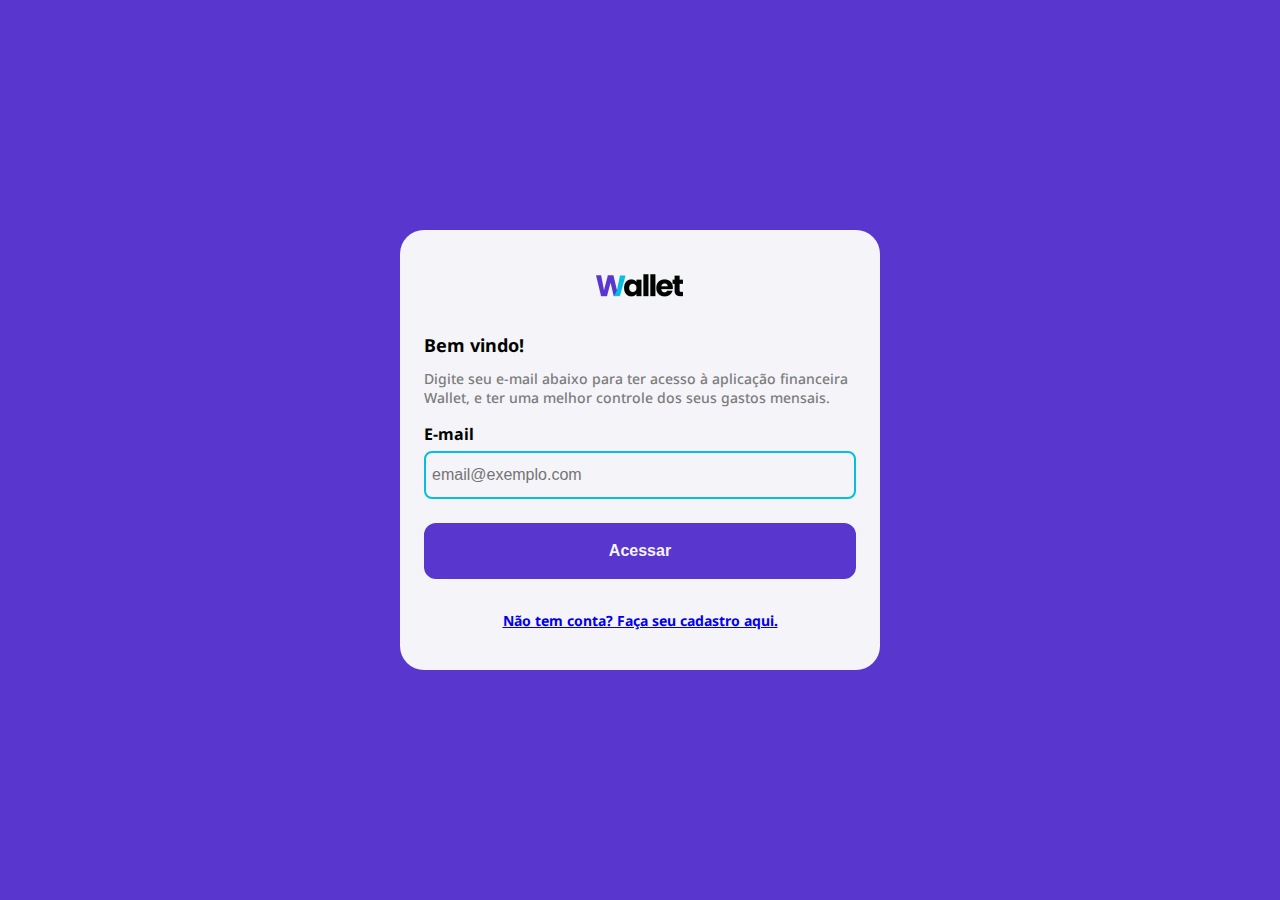
<file: index.html>
<!DOCTYPE html>
<html>
  <head>
    <title>Wallet App - Login</title>
    <link rel="stylesheet" href="style.css" />
    <link rel="stylesheet" href="mobile.css" />
    <script src="index.js"></script>
  </head>
  <body>
    <div class="auth-container">
      <div class="auth-content">
        <div class="auth-content-container">
          <img class="logo" src="src/img/logo.png" />
          <h3 class="full-width text-left mt-larger">Bem vindo!</h3>
          <p class="mt-small">
            Digite seu e-mail abaixo para ter acesso à aplicação financeira
            Wallet, e ter uma melhor controle dos seus gastos mensais.
          </p>
          <label class="mt" for="input-email">E-mail</label>
          <input
            class="mt-smaller"
            id="input-email"
            name="input-email"
            placeholder="email@exemplo.com"
            type="email"
          />
          <button onclick="onClickLogin()" class="full-width mt-large">
            Acessar
          </button>
          <a href="src/pages/registrer/index.html" class="mt-larger"
            >Não tem conta? Faça seu cadastro aqui.</a
          >
        </div>
      </div>
    </div>
  </body>
</html>
</file>
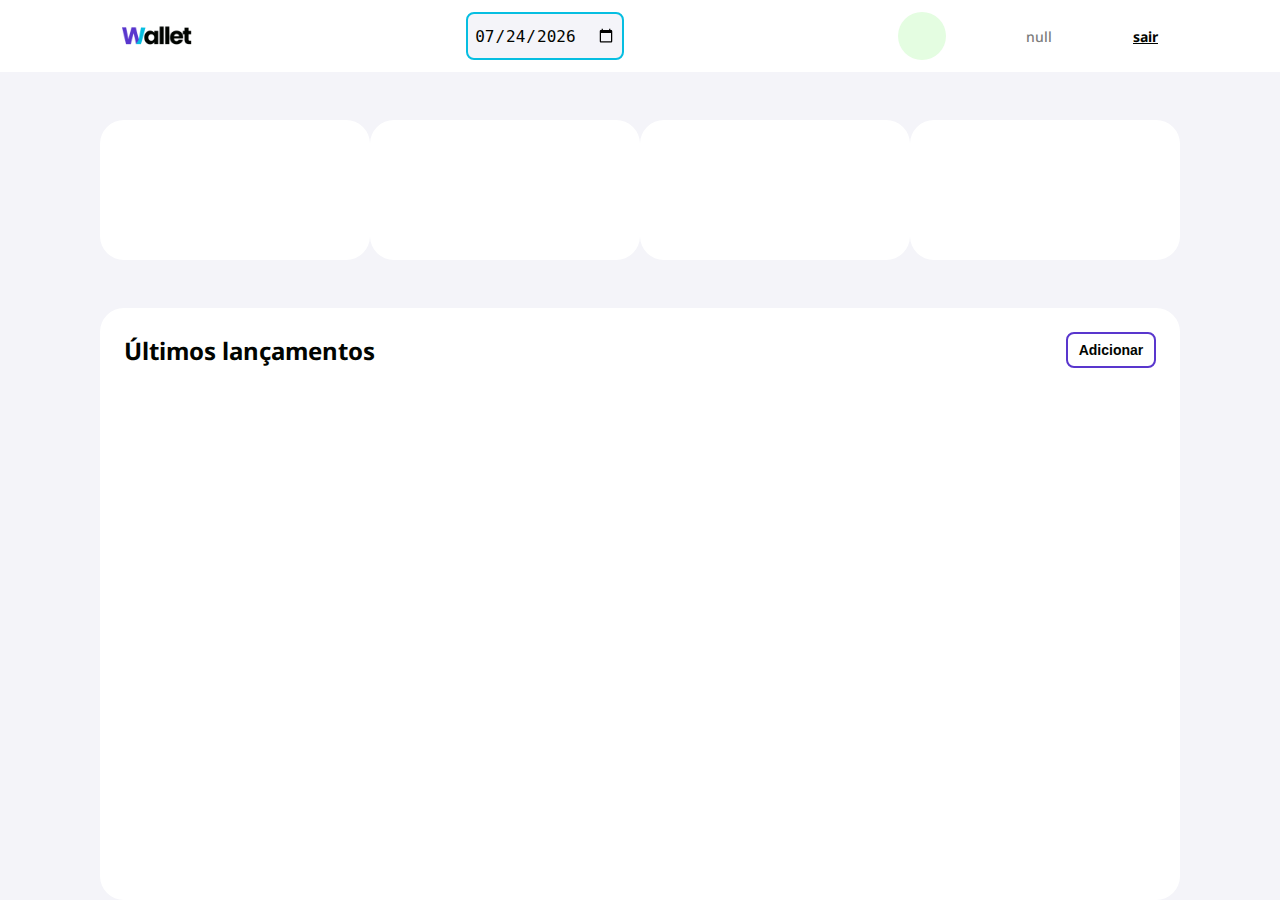
<file: src/pages/home/index.html>
<!DOCTYPE html>
<html>
  <head>
    <link rel="stylesheet" href="../../../style.css" />
    <link rel="stylesheet" href="style.css" />
    <link rel="stylesheet" href="mobile.css" />
    <script src="index.js"></script>
  </head>
  <body>
    <div class="home-content-container">
      <div class="navbar">
        <img
          class="logo-navbar"
          src="../../img/logo.png"
          alt="Logo Wallet App"
        />
        <div class="navbar-calendar-container">
          <input class="input-calendar" id="selected-date" type="date" />
        </div>
        <div id="navbar-user-container" class="navbar-user-container">
          <div id="navbar-user-avatar" class="navbar-user-avatar"></div>
        </div>
      </div>
      <div class="finance-card-container">
        <div id="finance-card-1" class="finance-card"></div>
        <div id="finance-card-2" class="finance-card"></div>
        <div id="finance-card-3" class="finance-card"></div>
        <div id="finance-card-4" class="finance-card"></div>
      </div>
      <div class="table-container">
        <div class="table-content-container">
          <div class="table-content-header">
            <h2>Últimos lançamentos</h2>
            <button onclick="onOpenModal()" class="small">Adicionar</button>
          </div>
          <table id="finances-table"></table>
        </div>
      </div>
      <div id="modal" class="modal-background">
        <div class="modal-content">
          <div class="modal-content-header">
            <h3>Adicionar lançamentos</h3>
            <button onclick="onCloseModal()" class="small">Fechar</button>
          </div>
          <form id="form-finance-release" class="mt">
            <label class="mt" for="input-titulo">Título</label>
            <input
              class="mt-smaller"
              id="input-titulo"
              name="input-titulo"
              placeholder="Ex: Conta de energia"
              type="text"
              required
            />
            <label class="mt" for="input-value">valor</label>
            <input
              class="mt-smaller"
              id="input-value"
              name="input-value"
              placeholder="R$ 0,00 (Use valores negativos para despesas)"
              type="number"
              step="any"
              required
            />
            <label class="mt" for="input-date">Data</label>
            <input
              class="mt-smaller"
              id="input-date"
              name="input-date"
              placeholder="00/00/0000"
              type="date"
              required
            />
            <label class="mt" for="input-category">Categoria</label>
            <select
              class="mt-smaller"
              id="input-category"
              name="input-category"
              required
            ></select>
            <button class="full-width mt-large">Adicionar</button>
          </form>
        </div>
      </div>
    </div>
  </body>
</html>
</file>
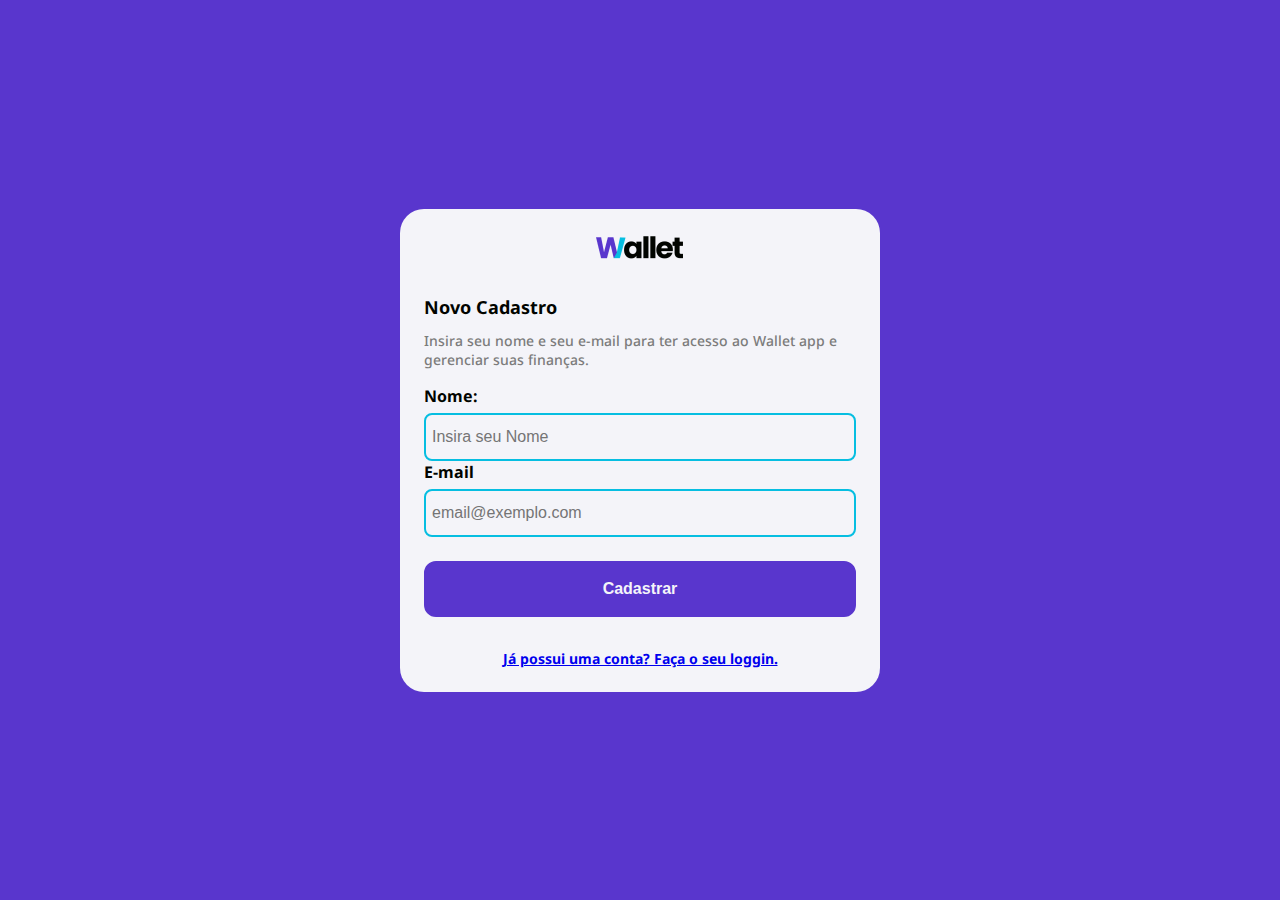
<file: src/pages/registrer/index.html>
<!DOCTYPE html>
<html>
  <head>
    <title>Wallet App - Cadastrar</title>
    <link rel="stylesheet" href="../../../style.css" />
    <script src="index.js"></script>
  </head>
  <body>
    <div class="auth-container">
      <div class="auth-content">
        <div class="auth-content-container">
          <img class="logo" src="../../img/logo.png" />
          <h3 class="full-width text-left mt-larger">Novo Cadastro</h3>
          <p class="mt-small">
            Insira seu nome e seu e-mail para ter acesso ao Wallet app e
            gerenciar suas finanças.
          </p>
          <form id="form-register" class="mt">
            <label class="mt" for="input-name">Nome:</label>
            <input
              class="mt-smaller"
              id="input-name"
              name="input-name"
              placeholder="Insira seu Nome"
              type="text"
              required
            />
            <label class="mt" for="input-email">E-mail</label>
            <input
              class="mt-smaller"
              id="input-email"
              name="input-email"
              placeholder="email@exemplo.com"
              type="text"
              required
            />
            <button class="full-width mt-large">Cadastrar</button>
          </form>
          <a href="../../../index.html" class="mt-larger"
            >Já possui uma conta? Faça o seu loggin.</a
          >
        </div>
      </div>
    </div>
  </body>
</html>
</file>
<file: style.css>
@import url("https://fonts.googleapis.com/css2?family=Montserrat:ital,wght@0,100..900;1,100..900&family=Noto+Sans:ital,wght@0,100..900;1,100..900&display=swap");

body {
  margin: 0px;
  padding: 0px;
  font-family: "Noto Sans", sans-serif;
  color: #010400;
}

h1 {
  font-size: 40px;
  font-weight: bolder;
  margin: 0px;
  padding: 0px;
}

h2 {
  font-size: 24px;
  font-weight: bold;
  margin: 0px;
  padding: 0px;
}

h3 {
  font-size: 18px;
  font-weight: bold;
  margin: 0px;
  padding: 0px;
}

h4 {
  font-size: 16px;
  color: #7c7c7c;
  font-weight: 700;
  margin: 0px;
  padding: 0px;
}

p {
  font-size: 14px;
  color: #7c7c7c;
  font-weight: 500;
  margin: 0px;
  padding: 0px;
}

label {
  width: 100%;
  font-weight: 700;
}

a {
  font-size: 14px;
  font-weight: 700;
  text-decoration: underline;
}

button {
  background-color: #5936cd;
  height: 56px;
  width: 432px;
  border-radius: 12px;
  color: #f4f4f9;
  font-weight: bold;
  font-size: 16px;
  border-color: #5936cd;
  border-width: 2px;
  border-style: solid;
  cursor: pointer;
}

button.small {
  background-color: #ffffff;
  color: #010400;
  font-size: 14px;
  border-radius: 8px;
  width: 90px;
  height: 36px;
}

input {
  background-color: #f4f4f9;
  width: 100%;
  height: 48px;
  border-color: #06bee1;
  border-width: 2px;
  border-style: solid;
  border-radius: 8px;
  color: #010400;
  font-size: 16px;
  padding: 6px;
  box-sizing: border-box;
}

select {
  background-color: #f4f4f9;
  width: 100%;
  height: 48px;
  border-color: #06bee1;
  border-width: 2px;
  border-style: solid;
  border-radius: 8px;
  color: #010400;
  font-size: 16px;
  padding: 6px;
  box-sizing: border-box;
}
.full-width {
  width: 100%;
}

.text-center {
  text-align: center;
}

.text-left {
  text-align: left;
}

.mt {
  margin-top: 16px;
}

.mt-larger {
  margin-top: 32px;
}

.mt-large {
  margin-top: 24px;
}

.mt-small {
  margin-top: 12px;
}

.mt-smaller {
  margin-top: 6px;
}

.logo {
  width: 88px;
  height: auto;
}

.auth-container {
  width: 100vw;
  height: 100vh;
  display: flex;
  align-items: center;
  justify-content: center;
  background-color: #5936cd;
}

.auth-content {
  display: flex;
  align-items: center;
  justify-content: center;
  width: 480px;
  height: auto;
  min-height: 440px;
  border-radius: 24px;
  background-color: #f4f4f9;
}

.auth-content-container {
  display: flex;
  flex-direction: column;
  align-items: center;
  justify-content: center;
  width: 100%;
  height: 100%;
  padding: 24px;
}
</file>
<file: mobile.css>
@media only screen and (max-device-width: 450px) {
  body {
    margin: 0px;
    padding: 0px;
    font-family: "Noto Sans", sans-serif;
    color: #010400;
  }

  h1 {
    font-size: 40px;
    font-weight: bolder;
    margin: 0px;
    padding: 0px;
  }

  h2 {
    font-size: 24px;
    font-weight: bold;
    margin: 0px;
    padding: 0px;
  }

  h3 {
    font-size: 40px;
    font-weight: bold;
    margin: 0px;
    padding: 0px;
  }

  h4 {
    font-size: 16px;
    color: #7c7c7c;
    font-weight: 700;
    margin: 0px;
    padding: 0px;
  }

  p {
    font-size: 26px;
    color: #7c7c7c;
    font-weight: 500;
    margin-bottom: 12px;
    padding: 0px;
  }

  label {
    width: 100%;
    font-weight: 700;
    font-size: 40px;
    margin-bottom: 12px;
  }

  a {
    font-size: 26px;
    font-weight: 700;
    text-decoration: underline;
  }

  button {
    background-color: #5936cd;
    height: 84px;
    width: 432px;
    border-radius: 12px;
    color: #f4f4f9;
    font-weight: bold;
    font-size: 28px;
    border-color: #5936cd;
    border-width: 2px;
    border-style: solid;
    cursor: pointer;
    margin-bottom: 12px;
  }

  button.small {
    background-color: #ffffff;
    color: #010400;
    font-size: 14px;
    border-radius: 8px;
    width: 90px;
    height: 36px;
  }

  input {
    background-color: #f4f4f9;
    width: 100%;
    height: 84px;
    border-color: #06bee1;
    border-width: 2px;
    border-style: solid;
    border-radius: 8px;
    color: #010400;
    font-size: 16px;
    padding: 6px;
    box-sizing: border-box;
    margin-bottom: 12px;
  }

  input::placeholder {
    font-size: 28px;
  }

  select {
    background-color: #f4f4f9;
    width: 100%;
    height: 48px;
    border-color: #06bee1;
    border-width: 2px;
    border-style: solid;
    border-radius: 8px;
    color: #010400;
    font-size: 16px;
    padding: 6px;
    box-sizing: border-box;
  }

  .logo {
    width: 250px;
    height: auto;
    margin-bottom: 32px;
  }

  .auth-content {
    display: flex;
    align-items: center;
    justify-content: center;
    width: 80%;
    height: auto;
    min-height: 900px;
    border-radius: 32px;
    background-color: #f4f4f9;
  }
}
</file>
<file: src/pages/home/style.css>
.home-content-container {
  display: flex;
  flex-direction: column;
  align-items: flex-start;
  justify-content: flex-start;
  width: 100vw;
  height: auto;
  min-height: 100vh;
  background-color: #f4f4f9;
}

.navbar {
  display: flex;
  flex-direction: row;
  align-items: center;
  justify-content: space-between;
  height: 72px;
  width: 100vw;
  background-color: #ffffff;
  padding: 24px 122px;
  box-sizing: border-box;
}

.logo-navbar {
  height: 24px;
  width: auto;
}

.navbar-user-container {
  display: flex;
  flex-direction: row;
  align-items: center;
  justify-content: space-between;
  width: 260px;
  height: 100%;
}

.navbar-user-avatar {
  display: flex;
  align-items: center;
  justify-content: center;
  height: 48px;
  width: 48px;
  border-radius: 24px;
  background-color: #e4fde1;
}

.finance-card-container {
  display: flex;
  flex-direction: row;
  align-items: center;
  justify-content: space-between;
  width: 100%;
  padding: 48px 100px;
  box-sizing: border-box;
}

.finance-card {
  display: flex;
  flex-direction: column;
  align-items: center;
  justify-content: center;
  width: 280px;
  height: 140px;
  border-radius: 24px;
  background-color: #ffffff;
}

.table-container {
  display: flex;
  flex-direction: column;
  align-items: flex-start;
  justify-content: flex-start;
  width: 100%;
  padding: 0px 100px;
  box-sizing: border-box;
}

.table-content-container {
  display: flex;
  width: 100%;
  flex-direction: column;
  align-items: flex-start;
  justify-content: flex-start;
  background-color: #ffffff;
  border-radius: 24px;
  height: 592px;
  padding: 24px;
  box-sizing: border-box;
}

.table-content-header {
  display: flex;
  width: 100%;
  flex-direction: row;
  align-items: center;
  justify-content: space-between;
  padding-bottom: 24px;
  box-sizing: border-box;
}

table {
  width: 100%;
}

th {
  text-align: left;
  color: #7c7c7c;
}

th.right {
  text-align: right;
}

th.center {
  text-align: center;
}

td {
  color: #7c7c7c;
}

td.right {
  text-align: right;
}

td.center {
  text-align: center;
}

.modal-background {
  display: none;
  flex-direction: column;
  align-items: flex-end;
  position: fixed;
  top: 0px;
  left: 0px;
  bottom: 0px;
  right: 0px;
  width: 100vw;
  height: 100vh;
  background-color: rgba(1, 4, 0, 0.2);
}

.modal-content {
  height: 100vh;
  width: 480px;
  background-color: #f4f4f9;
  padding: 24px;
  box-sizing: border-box;
}

.modal-content-header {
  display: flex;
  flex-direction: row;
  justify-content: space-between;
  align-items: center;
  width: 100%;
}
</file>
<file: src/pages/home/mobile.css>
@media only screen and (max-device-width: 450px) {
  h1 {
    font-size: 28px;
    font-weight: bolder;
    margin: 0px;
    padding: 0px;
  }

  h3 {
    font-size: 20px;
    font-weight: bold;
    margin: 0px;
    padding: 0px;
  }

  p {
    font-size: 18px;
    color: #7c7c7c;
    font-weight: 500;
    margin: 0px;
    padding: 0px;
  }

  th {
    text-align: left;
    color: #7c7c7c;
    font-size: 20px;
  }

  th.right {
    text-align: right;
    font-size: 20px;
  }

  th.center {
    text-align: center;
    font-size: 20px;
  }

  .home-content-container {
    display: flex;
    flex-direction: column;
    align-items: flex-start;
    justify-content: flex-start;
    width: 100vw;
    height: auto;
    min-height: 100vh;
    background-color: #f4f4f9;
  }

  .navbar {
    display: flex;
    flex-direction: row;
    align-items: center;
    justify-content: space-between;
    height: 120px;
    width: 100vw;
    background-color: #ffffff;
    padding: 24px 122px;
    box-sizing: border-box;
  }

  .logo-navbar {
    height: 32px;
    width: auto;
    margin-right: 18px;
  }

  .navbar-user-container {
    display: flex;
    flex-direction: row;
    align-items: center;
    justify-content: space-between;
    width: 290px;
    height: 100%;
  }

  .navbar-user-avatar {
    display: flex;
    align-items: center;
    justify-content: center;
    height: 56px;
    width: 56px;
    border-radius: 24px;
    background-color: #e4fde1;
  }

  .finance-card-container {
    display: flex;
    flex-direction: row;
    align-items: center;
    justify-content: space-between;
    width: 100%;
    padding: 48px 2px;
    box-sizing: border-box;
  }

  .finance-card {
    display: flex;
    flex-direction: column;
    align-items: center;
    justify-content: center;
    width: 280px;
    height: 150px;
    border-radius: 24px;
    background-color: #ffffff;
    padding: 0px;
    margin: 12px;
    box-sizing: border-box;
  }

  .table-container {
    display: flex;
    flex-direction: column;
    align-items: flex-start;
    justify-content: flex-start;
    width: 100%;
    padding: 0px 30px;
    box-sizing: border-box;
  }
}
</file>
